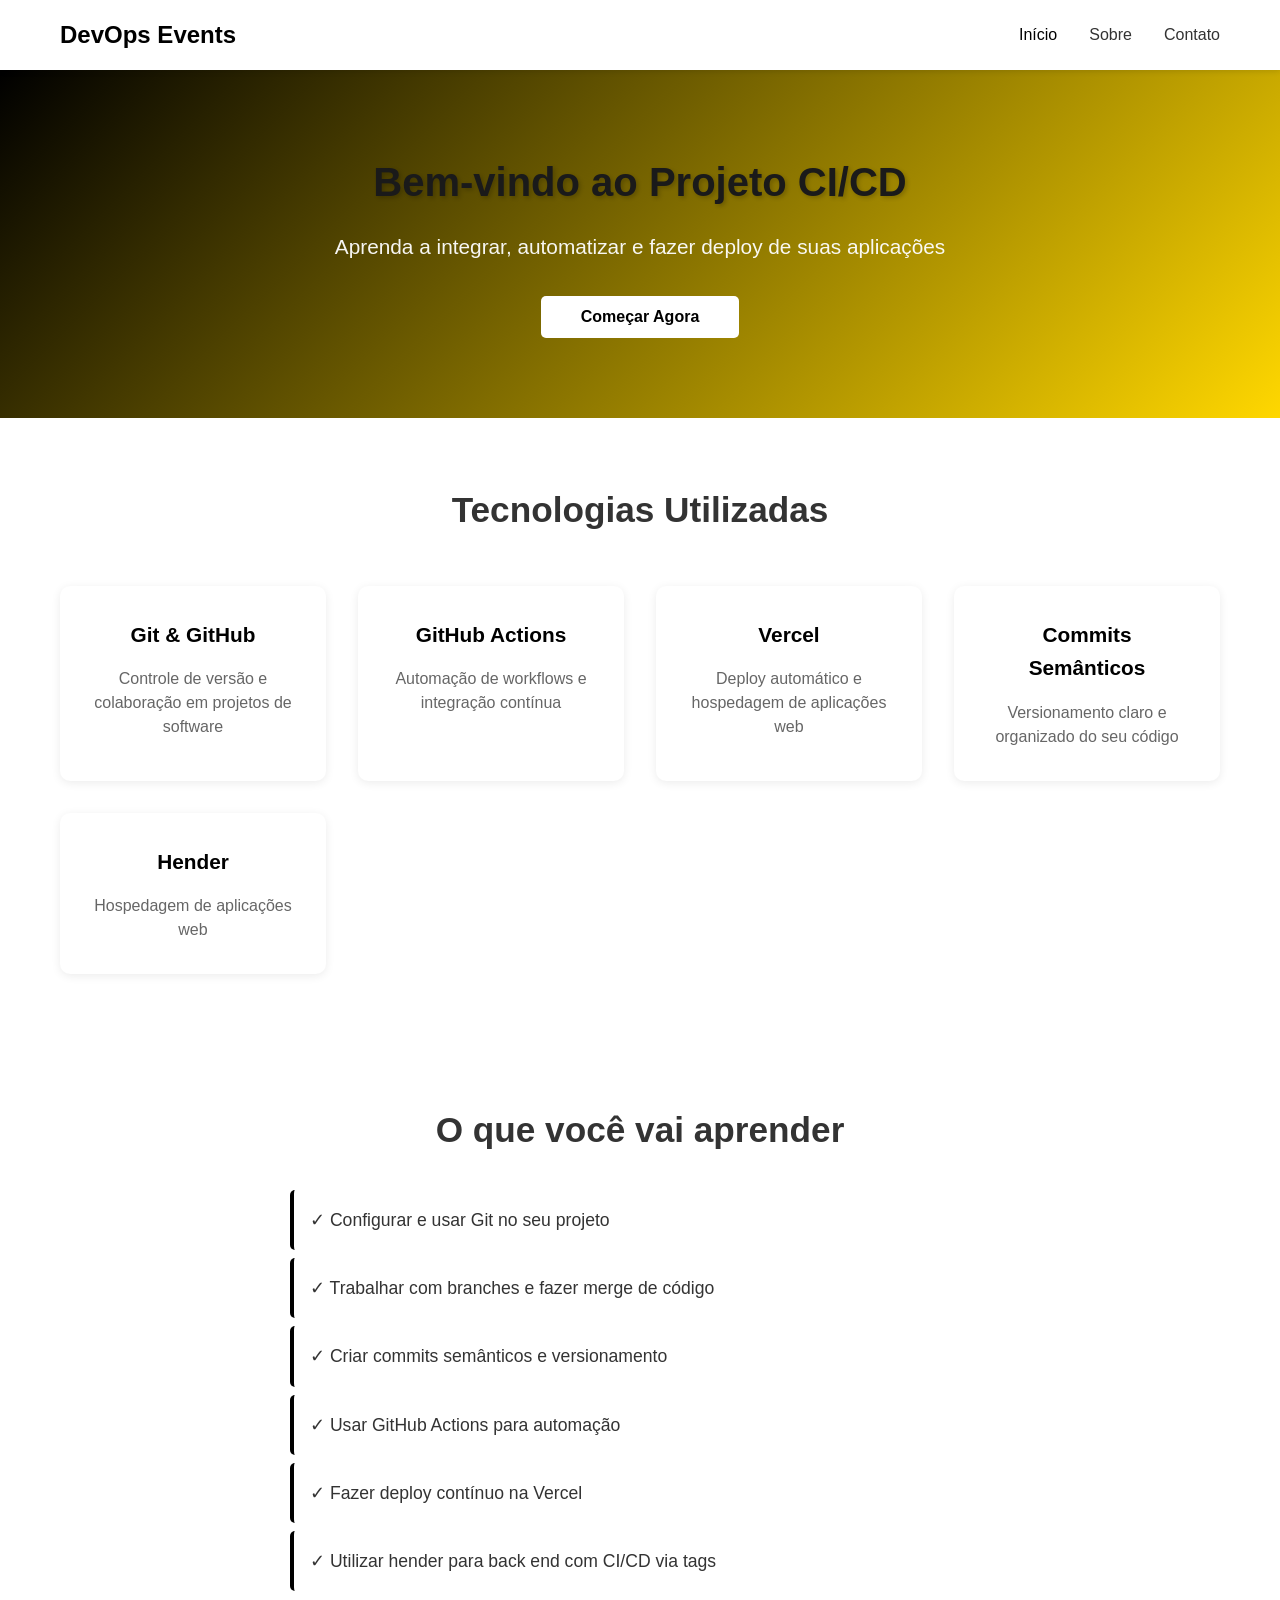
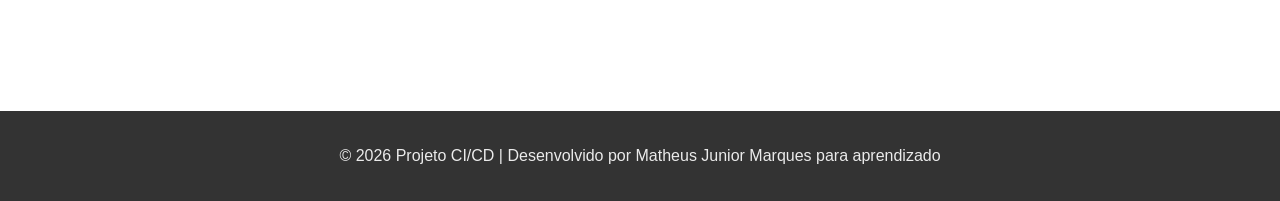
<file: index.html>
<!DOCTYPE html>
<html lang="pt-BR">
<head>
    <meta charset="UTF-8">
    <meta name="viewport" content="width=device-width, initial-scale=1.0">
    <title>Projeto CI/CD - Página Inicial</title>
    <link rel="stylesheet" href="style.css">
</head>
<body>
    <header>
        <nav class="navbar">
            <div class="container">
                <h1 class="logo">DevOps Events</h1>
                <ul class="nav-links">
                    <li><a href="index.html" class="active">Início</a></li>
                    <li><a href="#sobre">Sobre</a></li>
                    <li><a href="#contato">Contato</a></li>
                </ul>
            </div>
        </nav>
    </header>

    <main>
        <section class="hero">
            <div class="container">
                <h1>Bem-vindo ao Projeto CI/CD</h1>
                <p class="subtitle">Aprenda a integrar, automatizar e fazer deploy de suas aplicações</p>
                <button class="cta-button">Começar Agora</button>
            </div>
        </section>

        <section class="features">
            <div class="container">
                <h2>Tecnologias Utilizadas</h2>
                <div class="features-grid">
                    <div class="feature-card">
                        <h3>Git & GitHub</h3>
                        <p>Controle de versão e colaboração em projetos de software</p>
                    </div>
                    <div class="feature-card">
                        <h3>GitHub Actions</h3>
                        <p>Automação de workflows e integração contínua</p>
                    </div>
                    <div class="feature-card">
                        <h3>Vercel</h3>
                        <p>Deploy automático e hospedagem de aplicações web</p>
                    </div>
                    <div class="feature-card">
                        <h3>Commits Semânticos</h3>
                        <p>Versionamento claro e organizado do seu código</p>
                    </div>
                    <div class="feature-card">
                        <h3>Hender</h3>
                        <p>Hospedagem de aplicações web</p>
                    </div>
                </div>
            </div>
        </section>

        <section class="content">
            <div class="container">
                <h2>O que você vai aprender</h2>
                <ul class="learning-list">
                    <li>✓ Configurar e usar Git no seu projeto</li>
                    <li>✓ Trabalhar com branches e fazer merge de código</li>
                    <li>✓ Criar commits semânticos e versionamento</li>
                    <li>✓ Usar GitHub Actions para automação</li>
                    <li>✓ Fazer deploy contínuo na Vercel</li>     
                    <li>✓ Utilizar hender para back end com CI/CD via tags</li>               
                </ul>
            </div>
        </section>
    </main>

    <footer>
        <div class="container">
            <p>&copy; 2026 Projeto CI/CD | Desenvolvido por Matheus Junior Marques para aprendizado</p>
        </div>
    </footer>
</body>
</html>
</file>
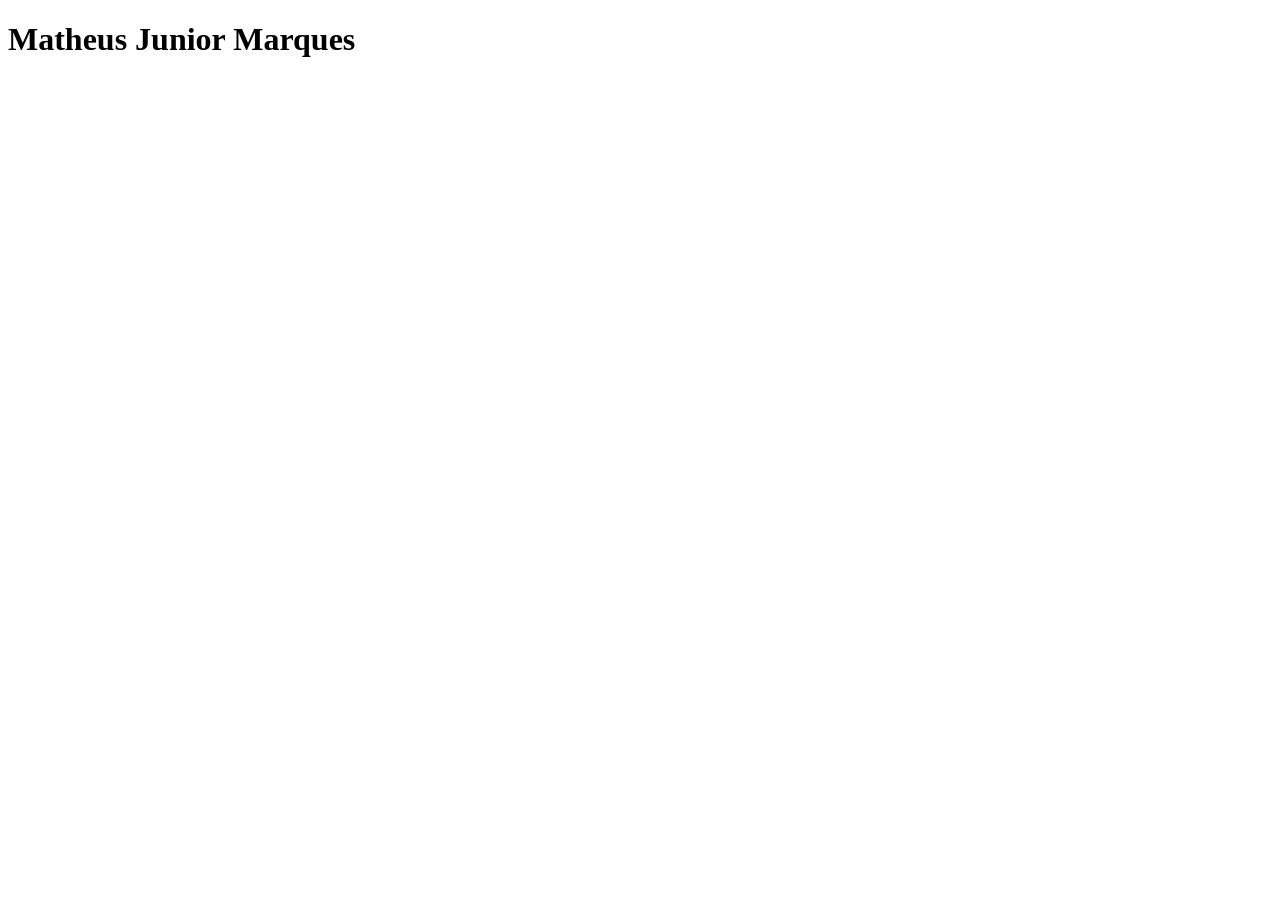
<file: sobre.html>
<!DOCTYPE html>
<html lang="pt-BR">
<head>
    <meta charset="UTF-8">
    <meta name="viewport" content="width=device-width, initial-scale=1.0">
    <title>Sobre</title>
</head>
<body>
    <h1>Matheus Junior Marques</h1>
</body>
</html>
</file>
<file: style.css>
/* ============================================
   ESTILOS GERAIS
   ============================================ */

* {
    margin: 0;
    padding: 0;
    box-sizing: border-box;
}

:root {
    --primary-color: #000000;
    --secondary-color: gold;
    --text-color: #333;
    --light-bg: white;
    --white: white;
}

body {
    font-family: 'Segoe UI', Tahoma, Geneva, Verdana, sans-serif;
    line-height: 1.6;
    color: var(--text-color);
}

.container {
    max-width: 1200px;
    margin: 0 auto;
    padding: 0 20px;
}

/* ============================================
   HEADER E NAVEGAÇÃO
   ============================================ */

header {
    background: var(--white);
    box-shadow: 0 2px 5px rgba(0, 0, 0, 0.1);
    position: sticky;
    top: 0;
    z-index: 100;
}

.navbar {
    padding: 1rem 0;
}

.navbar .container {
    display: flex;
    justify-content: space-between;
    align-items: center;
}

.logo {
    font-size: 1.5rem;
    color: var(--primary-color);
    font-weight: bold;
}

.nav-links {
    display: flex;
    list-style: none;
    gap: 2rem;
}

.nav-links a {
    text-decoration: none;
    color: var(--text-color);
    font-weight: 500;
    transition: color 0.3s ease;
}

.nav-links a:hover,
.nav-links a.active {
    color: var(--primary-color);
}

/* ============================================
   SEÇÃO HERO
   ============================================ */

.hero {
    background: linear-gradient(135deg, var(--primary-color), var(--secondary-color));
    color: var(--white);
    padding: 5rem 2rem;
    text-align: center;
}

.hero h1 {
    font-size: 2.5rem;
    color: #1a1a1a;
    margin-bottom: 1rem;
    text-shadow: 2px 2px 4px rgba(0, 0, 0, 0.2);
}

.hero .subtitle {
    font-size: 1.3rem;
    margin-bottom: 2rem;
    opacity: 0.95;
}

.cta-button {
    background: var(--white);
    color: var(--primary-color);
    border: none;
    padding: 0.75rem 2.5rem;
    font-size: 1rem;
    border-radius: 5px;
    cursor: pointer;
    font-weight: bold;
    transition: transform 0.3s ease, box-shadow 0.3s ease;
}

.cta-button:hover {
    transform: translateY(-2px);
    box-shadow: 0 5px 15px rgba(0, 0, 0, 0.2);
}

/* ============================================
   SEÇÃO FEATURES
   ============================================ */

.features {
    background: var(--light-bg);
    padding: 4rem 2rem;
}

.features h2 {
    text-align: center;
    font-size: 2.2rem;
    margin-bottom: 3rem;
    color: var(--text-color);
}

.features-grid {
    display: grid;
    grid-template-columns: repeat(auto-fit, minmax(250px, 1fr));
    gap: 2rem;
}

.feature-card {
    background: var(--white);
    padding: 2rem;
    border-radius: 10px;
    box-shadow: 0 2px 10px rgba(0, 0, 0, 0.08);
    transition: transform 0.3s ease, box-shadow 0.3s ease;
    text-align: center;
}

.feature-card:hover {
    transform: translateY(-5px);
    box-shadow: 0 8px 20px rgba(0, 0, 0, 0.15);
}

.feature-card h3 {
    color: var(--primary-color);
    margin-bottom: 1rem;
    font-size: 1.3rem;
}

.feature-card p {
    color: #666;
    line-height: 1.5;
}

/* ============================================
   SEÇÃO DE CONTEÚDO
   ============================================ */

.content {
    padding: 4rem 2rem;
    background: var(--white);
}

.content h2 {
    text-align: center;
    font-size: 2.2rem;
    margin-bottom: 2rem;
    color: var(--text-color);
}

.learning-list {
    max-width: 700px;
    margin: 0 auto;
    list-style: none;
}

.learning-list li {
    padding: 1rem;
    margin-bottom: 0.5rem;
    background: var(--light-bg);
    border-left: 4px solid var(--primary-color);
    border-radius: 5px;
    font-size: 1.1rem;
    transition: background 0.3s ease;
}

.learning-list li:hover {
    background: #e8eaf6;
}

/* ============================================
   FOOTER
   ============================================ */

footer {
    background: var(--text-color);
    color: var(--white);
    text-align: center;
    padding: 2rem;
    margin-top: 3rem;
}

footer p {
    opacity: 0.9;
}

/* ============================================
   RESPONSIVIDADE
   ============================================ */

@media (max-width: 768px) {
    .navbar .container {
        flex-direction: column;
        gap: 1rem;
    }

    .nav-links {
        flex-direction: column;
        gap: 1rem;
        text-align: center;
    }

    .hero h1 {
        font-size: 2rem;
    }

    .hero .subtitle {
        font-size: 1rem;
    }

    .features h2,
    .content h2 {
        font-size: 1.8rem;
    }

    .features-grid {
        grid-template-columns: 1fr;
    }
}
</file>
